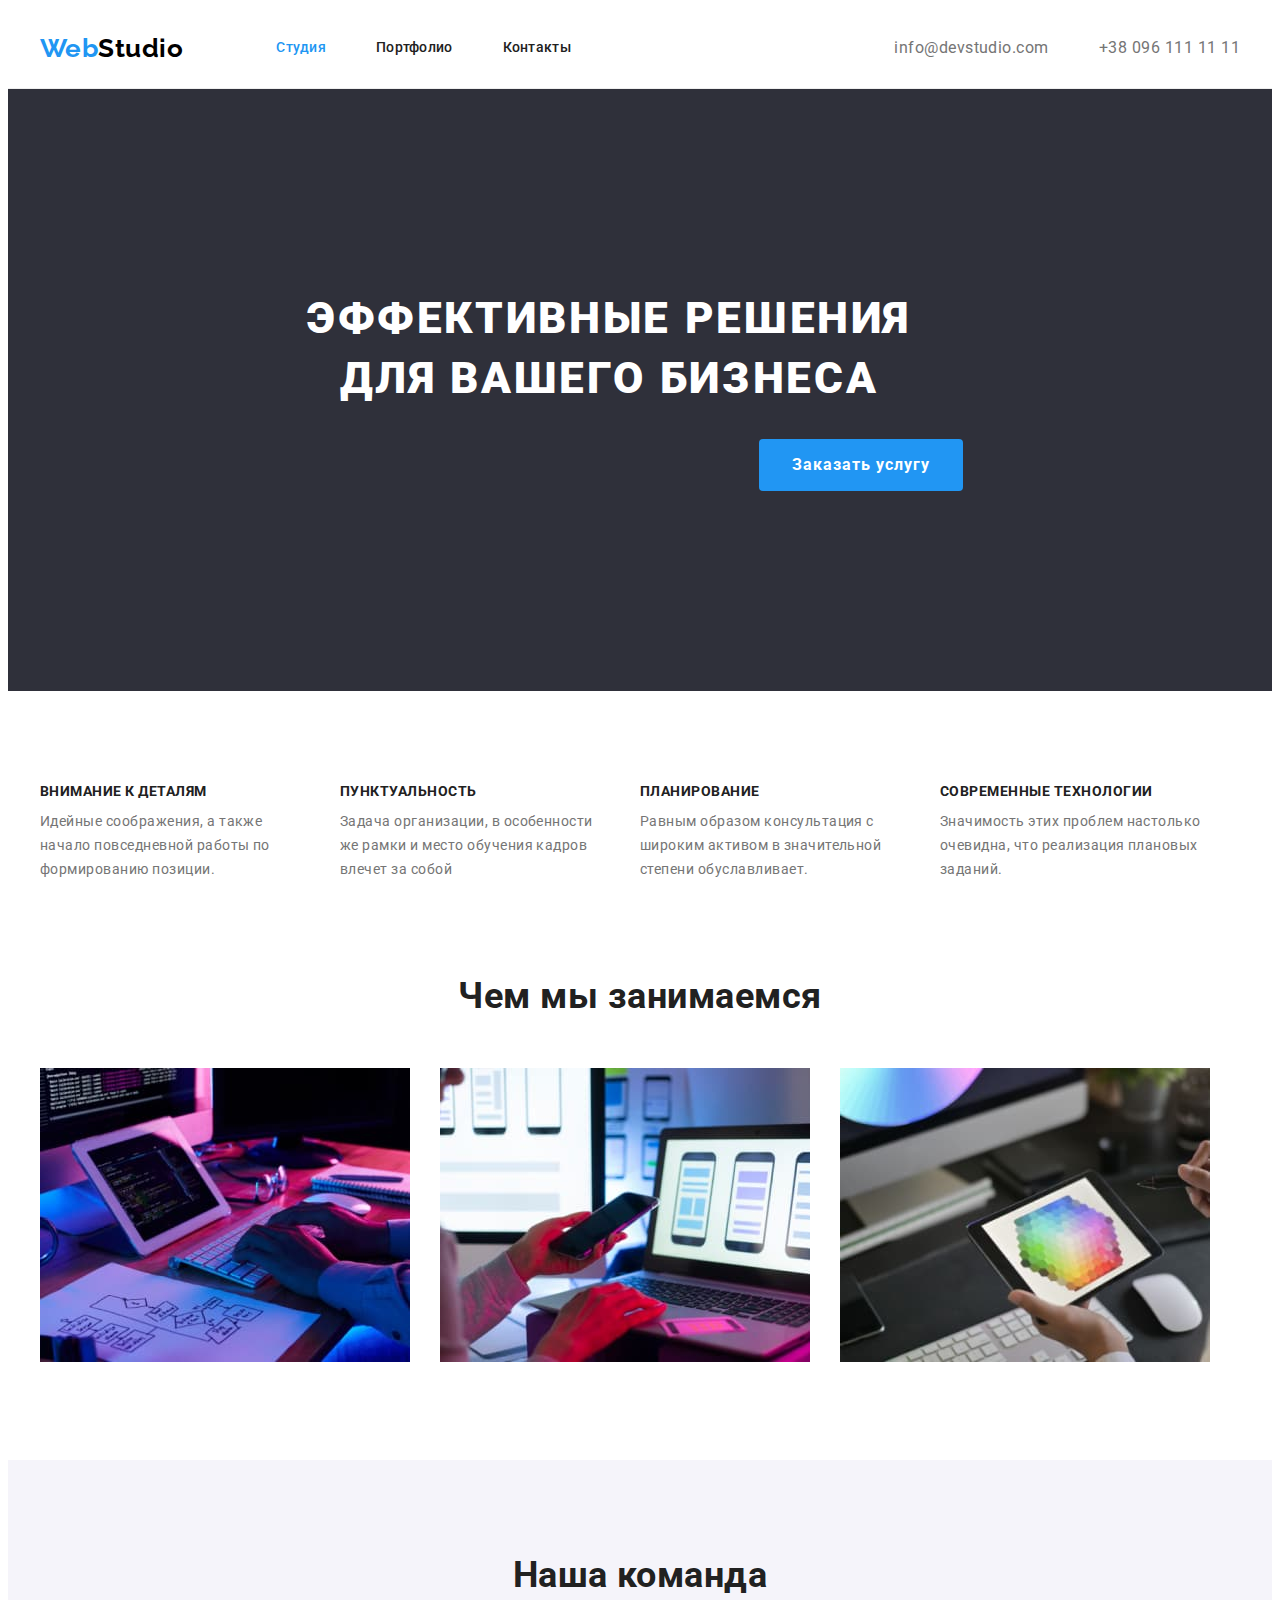
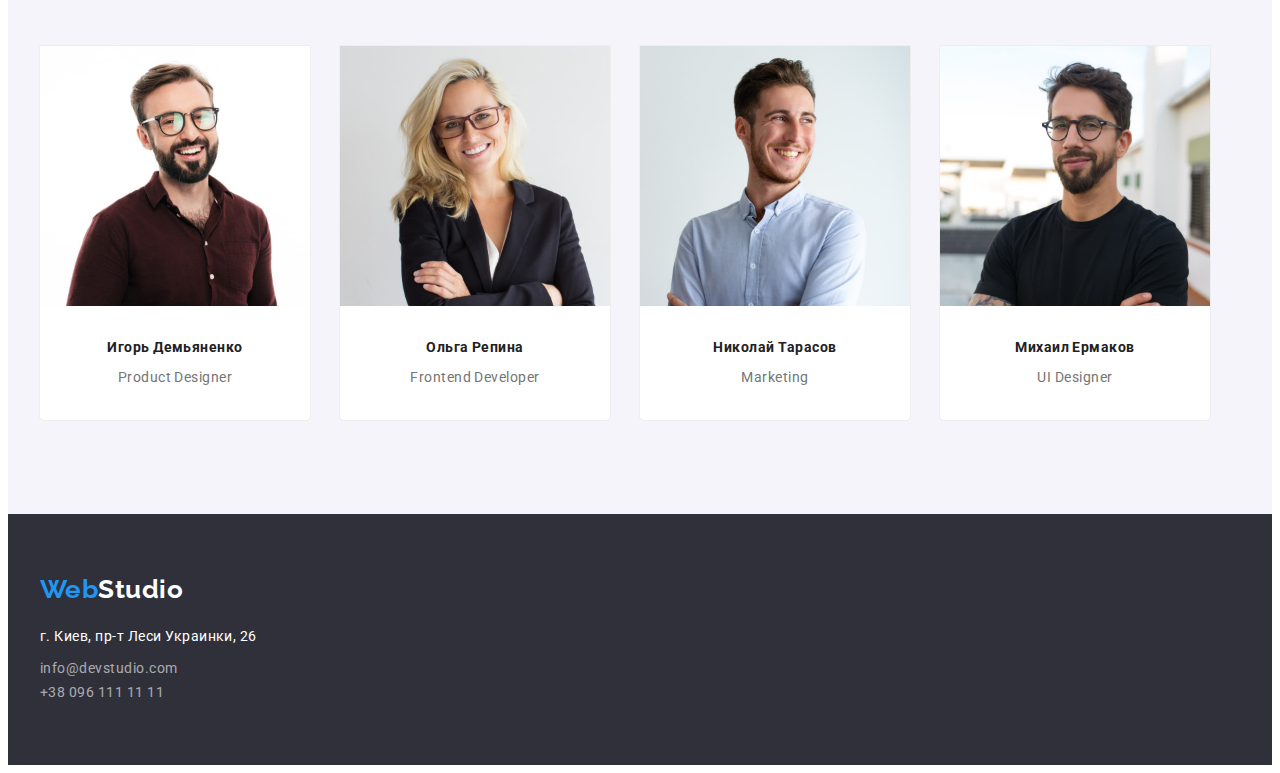
<file: index.html>
<!DOCTYPE html>
<html lang="ru">
<head>
    <meta charset="UTF-8">
    <meta http-equiv="X-UA-Compatible" content="IE=edge">
    <meta name="viewport" content="width=device-width, initial-scale=1.0">
    <title>WebStudio</title>

    <link rel="preconnect" href="https://fonts.gstatic.com">
    <link href="https://fonts.googleapis.com/css2?family=Raleway:wght@700&family=Roboto:wght@400;500;700;900&display=swap" rel="stylesheet">
    <link rel="stylesheet" href="https://cdnjs.cloudflare.com/ajax/libs/modern-normalize/1.0.0/modern-normalize.min.css" integrity="sha512-ISS7cAi1PEhQ8jnbJpJZMd29NlhNj4AWYyLOSp2CE/CsHxTCu+r+t0D2yoJudVrd0/8fTVPUVDzY5Tvli75u/g==" crossorigin="anonymous" referrerpolicy="no-referrer" />
    <link rel="stylesheet" href="./css/styles.css">
</head>
<body>
    <header class= "heder-container">
        <div class= "conteiner main-nav">
            <!-- Шапка сайта --> 
            <div class= "main-nav">
                <a href="#" class= "logo-link"><span class= "logo-accent">Web</span>Studio</a>
                <nav>
                    <ul class= "site-nav list">
                        <li class= "item"><a href="#" class= "link active">Студия</a></li>
                        <li class= "item"><a href="./portfolio.html" class= "link">Портфолио</a></li>
                        <li class= "item"><a href="#" class= "link">Контакты</a></li>
                    </ul>
                </nav>
            </div>
            
                <ul class= "auth-nav list">
                    <li class= "item"><a href="mailto:info@devstudio.com" class= "link">info@devstudio.com</a></li>
                    <li class= "item"><a href="tel:+380961111111" class= "link">+38 096 111 11 11</a></li> 
                </ul>   
        </div>
    </header>
    <main>
        <!-- Основное содержание -->
        <!-- Сукция Герой -->
        <section class= "hero hero-container">
            <div class= "hero-content conteiner">
                <h1 class= "hero-title">Эффективные решения <br> для вашего бизнеса</h1>
                <button type="button" class= "button">Заказать услугу</button>
            </div>
        </section>
        <!-- Преимущества Веб студии -->
        <section class= "section no-padding advantages">
            <div class= "conteiner">
                <h2 class= "visually-hidden section-title">Преимущества веб студии</h2 > 
                <ul class= "feature-list list">
                    <li class= "item">
                        <h3 class= "title">Внимание к деталям</h3>
                        <p class= "text">Идейные соображения, а также начало повседневной работы по формированию позиции.</p>
                    </li>
                    <li class= "item">
                        <h3 class= "title">Пунктуальность</h3>
                        <p class= "text">Задача организации, в особенности же рамки и место обучения кадров влечет за собой</p>
                    </li>
                    <li class= "item">
                        <h3 class= "title">Планирование</h3>
                        <p class= "text">Равным образом консультация с широким активом в значительной степени обуславливает.</p>
                    </li>
                    <li class= "item">
                        <h3 class= "title">Современные технологии</h3>
                        <p class= "text">Значимость этих проблем настолько очевидна, что реализация плановых заданий.</p>
                    </li>
                </ul>
            </div>
        </section>
        <!-- Чем мы занимаемся -->
        <section class= "section no-padding our-work">
            <div class= "conteiner">
                <h2 class= "section-title">Чем мы занимаемся</h2>
                <ul class= "feature-list list work-images-list">
                    <li class= "items"><img src="./images/box-1.jpg" alt="ноутбук на столе" width="370"></li>
                    <li class= "items"><img src="./images/box-2.jpg" alt="смартфон и 3 смартфона на экране" width="370"></li>
                    <li class= "items"><img src="./images/box-3.jpg" alt="графика на планшете" width="370"></li>
                </ul>
            </div>
        </section>
        <!-- Наша команда -->
        <section class= "section team-list">
            <div class= "conteiner">
                <h2 class= "section-title">Наша команда</h2>
                <ul class= "feature-list list">
                    <li class= "item-list"><img src="./images/team-card-1.jpg" alt="фото Игоря Демьяненко" width="270" class= "employees">
                        <h3 class= "title title-list">Игорь Демьяненко</h3>
                        <p lang="en" class= "text text-description">Product Designer</p>
                    </li>
                    <li class= "item-list"><img src="./images/team-card-2.jpg" alt="фото Ольги Репиной" width="270" class= "employees">
                        <h3 class= "title title-list">Ольга Репина</h3>
                        <p lang="en" class= "text text-description">Frontend Developer</p>
                    </li>
                    <li class= "item-list"><img src="./images/team-card-3.jpg" alt="фото Николая Тарасова" width="270" class= "employees">
                        <h3 class= "title title-list">Николай Тарасов</h3>
                        <p lang="en" class= "text text-description">Marketing</p>
                    </li>
                    <li class= "item-list"><img src="./images/team-card-4.jpg" alt="фото Михаила Ермакова" width="270" class= "employees">
                        <h3 class= "title title-list">Михаил Ермаков</h3>
                        <p lang="en" class= "text text-description">UI Designer</p>
                    </li>
                </ul>
            </div>
        </section>
    </main>
    <footer class= "address-conteiner">
        <!-- Контактная информация -->
        <div class= "conteiner">
                <a href="#" class= "logo-link-footer"><span class= "logo-accent">Web</span>Studio</a>
                <address> 
                    <ul class= "adress-list list">
                        <li class= "adress"> г. Киев, пр-т Леси Украинки, 26 </li>
                        <li><a href="mailto:info@devstudio.com" class= "contact">info@devstudio.com</a></li>
                        <li><a href="tel:+380961111111" class= "contact">+38 096 111 11 11</a></li>   
                    </ul>
            </address>
        </div>
    </footer>
</body>
</html>
</file>
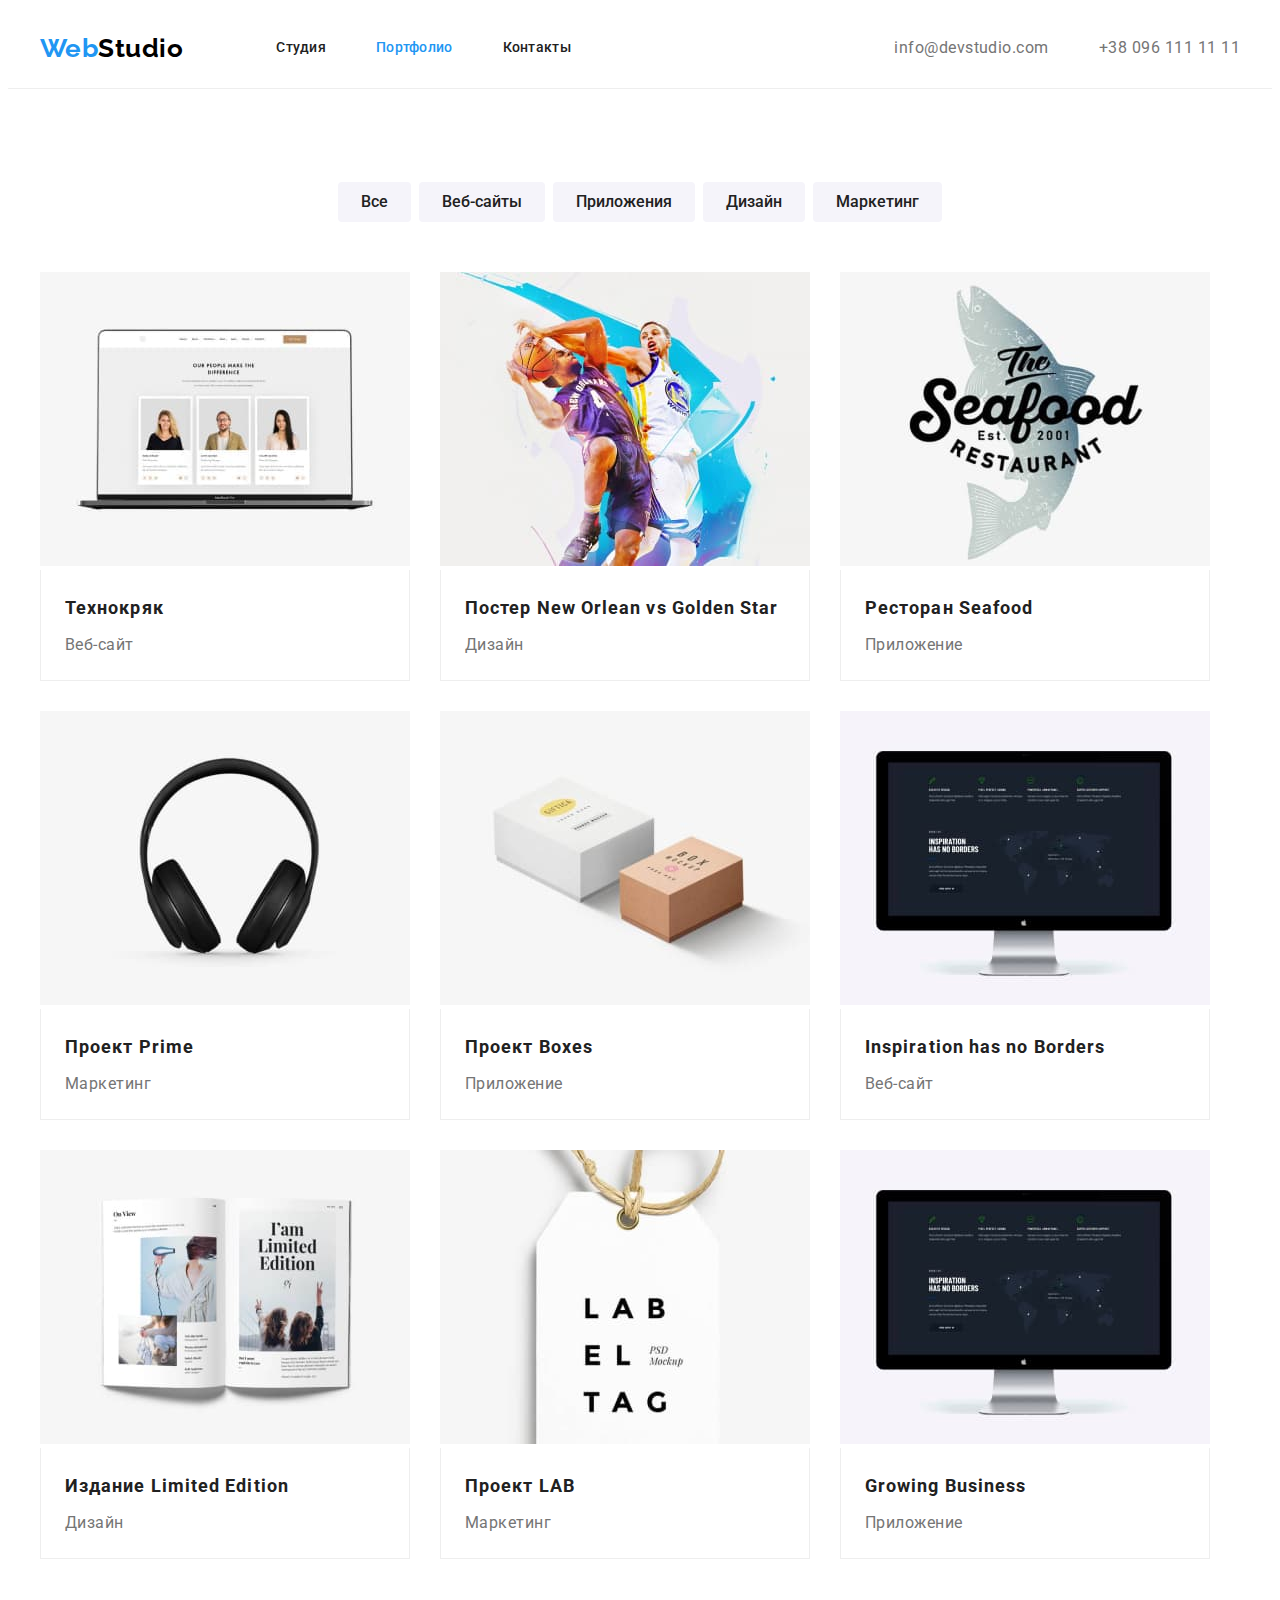
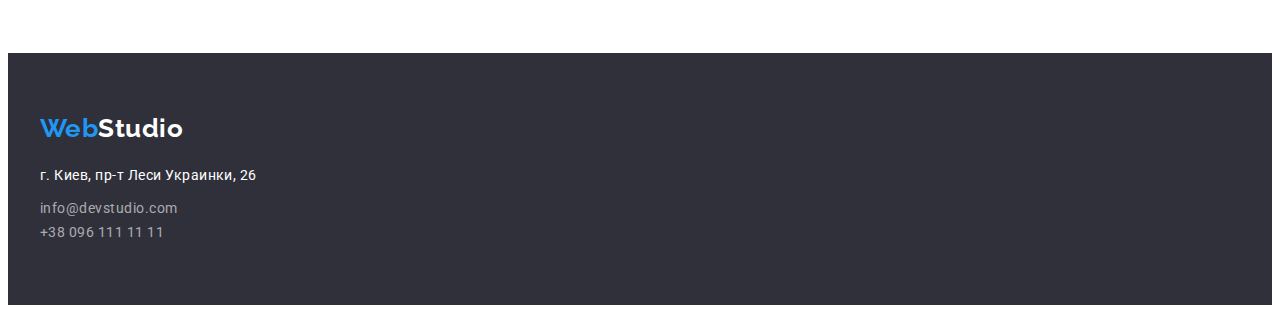
<file: portfolio.html>
<!DOCTYPE html>
<html lang="ru">
<head>
    <meta charset="UTF-8">
    <meta http-equiv="X-UA-Compatible" content="IE=edge">
    <meta name="viewport" content="width=device-width, initial-scale=1.0">
    <title>Portfolio</title>
    <link rel="preconnect" href="https://fonts.gstatic.com">
    <link href="https://fonts.googleapis.com/css2?family=Raleway:wght@700&family=Roboto:wght@400;500;700;900&display=swap" rel="stylesheet">
    <link rel="stylesheet" href="https://cdnjs.cloudflare.com/ajax/libs/modern-normalize/1.0.0/modern-normalize.min.css" integrity="sha512-ISS7cAi1PEhQ8jnbJpJZMd29NlhNj4AWYyLOSp2CE/CsHxTCu+r+t0D2yoJudVrd0/8fTVPUVDzY5Tvli75u/g==" crossorigin="anonymous" referrerpolicy="no-referrer" />
    <link rel="stylesheet" href="./css/styles.css">
</head>
<body>
    <header class= "heder-container">
        <div class= "conteiner main-nav">
            <!-- Шапка сайта --> 
            <div class= "main-nav">
                <a href="#" class= "logo-link"><span class= "logo-accent">Web</span>Studio</a>
                <nav>
                    <ul class= "site-nav list">
                        <li class= "item"><a href="./index.html" class= "link">Студия</a></li>
                        <li class= "item"><a href="#" class= "link active">Портфолио</a></li>
                        <li class= "item"><a href="#" class= "link">Контакты</a></li>
                    </ul>
                </nav>
            </div>
            
                <ul class= "auth-nav list">
                    <li class= "item"><a href="mailto:info@devstudio.com" class= "link">info@devstudio.com</a></li>
                    <li class= "item"><a href="tel:+380961111111" class= "link">+38 096 111 11 11</a></li> 
                </ul>   
        </div>
    </header>
       <main>
           <!-- Портфолио -->
        <section class= "section no-padding portfolio-list"> 
            <div class= "conteiner">
                    <h1 class= "visually-hidden section-title">Портфолио</h1>
                    <ul class= "section-buttons list">
                        <li class= "button-list"><button type="button" class= "buttons">Все</button></li>
                        <li class= "button-list"><button type="button" class= "buttons">Веб-сайты</button></li>
                        <li class= "button-list"><button type="button" class= "buttons">Приложения</button></li>
                        <li class= "button-list"><button type="button" class= "buttons">Дизайн</button></li>
                        <li class= "button-list"><button type="button" class= "buttons">Маркетинг</button></li>
                    </ul>
                    <ul class= "card-list list">
                        <li class= "card-element"> 
                            <img src="./images/technokryak.jpg" alt="3 сотрудника компании технокряк" width="370">
                            <div class= "card-item">
                                <a href="#"class= "decor">
                                <h2 class= "card-titele">Технокряк</h2>
                                <p class= "card-text">Веб-сайт</p></a>
                            </div>  
                        </li>
                        <li class= "card-element">
                             <img src="./images/new-orlean-vs-golden-star.jpg" alt="2 игрока бейсбольных команд" width="370">
                            <div class= "card-item">
                                <a href="#" class= "decor">
                                <h2 class= "card-titele">Постер New Orlean vs Golden Star</h2>
                                 <p class= "card-text">Дизайн</p> </a>
                            </div>
        
                        </li>
                        <li class= "card-element">
                            <img src="./images/seafood.jpg" alt="логотип рыбного ресторана" width="370">
                            <div class= "card-item"> 
                                <a href="#" class= "decor">
                                <h2 class= "card-titele">Ресторан Seafood</h2>
                                <p class= "card-text">Приложение</p>  </a>
                            </div>
                        </li>
                        <li class= "card-element">
                            <img src="./images/prime.jpg" alt="наушники" width="370">
                            <div class= "card-item">
                                <a href="#" class= "decor">
                                <h2 class= "card-titele">Проект Prime</h2>
                                <p class= "card-text">Маркетинг</p></a>
                            </div>
                        </li>
                        <li class= "card-element">
                           <img src="./images/boxes.jpg" alt="коробки" width="370">
                            <div class= "card-item"> 
                                <a href="#" class= "decor">
                                <h2 class= "card-titele">Проект Boxes</h2>
                                <p class= "card-text">Приложение</p></a>
                            </div>
                        </li>
                        <li class= "card-element">
                            <img src="./images/inspiration-has-no-borders.jpg" alt="монитор спрограмой" width="370">
                            <div class= "card-item"> 
                                <a href="#" class= "decor">
                                <h2 class= "card-titele">Inspiration has no Borders</h2>
                                <p class= "card-text">Веб-сайт</p> </a>
                            </div>
                        </li>
                        <li class= "card-element">
                            <img src="./images/limited-edition.jpg" alt="развернутая книга" width="370">
                            <div class= "card-item">
                                <a href="#" class= "decor">
                                <h2 class= "card-titele">Издание Limited Edition</h2>
                                <p class= "card-text">Дизайн</p></a>
                            </div>
                        </li>
                        <li class= "card-element">
                            <img src="./images/lab.jpg" alt="логотип лаборатории" width="370">
                            <div class= "card-item"> 
                                <a href="#" class= "decor">
                                <h2 class= "card-titele">Проект LAB</h2>
                                <p class= "card-text">Маркетинг</p></a>
                            </div>
                        </li>
                        <li class= "card-element">
                            <img src="./images/inspiration-has-no-borders.jpg" alt="открытый ноутбук с сайтом компании" width="370">
                            <div class= "card-item"> 
                                <a href="#" class= "decor">
                                <h2 class= "card-titele">Growing Business</h2>
                                <p class= "card-text">Приложение</p></a>
                            </div>
                        </li>
                    </ul>
            </div>
        </section>
        </main> 
        <footer class= "address-conteiner">
            <!-- Контактная информация -->
            <div class= "conteiner">
                    <a href="#" class= "logo-link-footer"><span class= "logo-accent">Web</span>Studio</a>
                    <address> 
                        <ul class= "adress-list list">
                            <li class= "adress"> г. Киев, пр-т Леси Украинки, 26 </li>
                            <li><a href="mailto:info@devstudio.com" class= "contact">info@devstudio.com</a></li>
                            <li><a href="tel:+380961111111" class= "contact">+38 096 111 11 11</a></li>   
                        </ul>
                </address>
            </div>
        </footer>
</body>
</html>
</file>
<file: css/styles.css>
:root {
  --primary-tex-color: #757575;
  --title-text-color: #212121;
  --accent-color: #2196f3;
  --white-color: #ffffff;
  --black-color: #000000;
  --white-op: rgba(255, 255, 255, 0.6);
  --button-font-color: #f5f4fa;
  --dark-font-color: #2f303a;
  --border-color: #eeeeee;
}

body {
  color: var(--primary-tex-color);
  font-family: Roboto, sans-serif;
  letter-spacing: 0.03em;
}

.heder-container {
  background-color: var(--white-color);
  border-bottom: 1px solid var(--border-color);
}

.conteiner {
  width: 1200px;
  padding: 0 15px;
  margin: 0 auto;
}

/* Cтилизация логотипа */
.logo-link {
  margin-right: 93px;

  color: var(--black-color);
  font-family: Raleway, sans-serif;
  font-weight: 700;
  font-size: 26px;
  line-height: 1.19;
  text-decoration: none;
}

.logo-accent {
  color: var(--accent-color);
}

/* Стилизация навигации */
.main-nav {
  display: flex;
  align-items: center;
}

.list {
  padding: 0;
  margin: 0;
  list-style: none;
}
.site-nav {
  display: flex;
}
.site-nav .item + .item {
  margin-left: 50px;
}
.site-nav .link {
  display: block;
  padding-top: 32px;
  padding-bottom: 32px;

  color: var(--title-text-color);
  font-weight: 500;
  font-size: 14px;
  line-height: 1.14;
  letter-spacing: 0.02em;
  text-decoration: none;
}
.site-nav .link:hover,
.site-nav .link:focus,
.site-nav .active {
  color: var(--accent-color);
}

.auth-nav .link:hover,
.auth-nav .link:focus {
  color: var(--accent-color);
}

.auth-nav {
  display: flex;
  margin-left: auto;
}

.auth-nav .link {
  padding-top: 32px;
  padding-bottom: 32px;
  color: var(--primary-tex-color);
  text-decoration: none;
}

.auth-nav .item + .item {
  margin-left: 50px;
}

/* Стилизация секции герой */
.hero .hero-title {
  margin-top: 0;
  margin-bottom: 30px;
  width: 696px;

  color: var(--white-color);
  font-weight: 900;
  font-size: 44px;
  line-height: 1.36;
  letter-spacing: 0.06em;
  text-transform: uppercase;
}
.button {
  padding: 10px 32px;
  min-width: 200px;
  border-radius: 4px;
  border: 1px solid transparent;

  color: var(--white-color);
  background-color: var(--accent-color);
  font-family: inherit;
  font-weight: 700;
  font-size: 16px;
  line-height: 1.88;
  align-items: center;
  letter-spacing: 0.06em;
  cursor: pointer;
}

.hero-content {
  padding: 200px 253px;
  text-align: center;
}

.hero-container {
  background-color: var(--dark-font-color);
  text-align: center;
}

/* Стилизация секий */
/* Стилизация заголовков */
.section-title {
  margin-top: 0;
  margin-bottom: 50px;

  color: var(--title-text-color);
  font-size: 36px;
  line-height: 1.17;
  text-align: center;
}
.section {
  padding-top: 94px;
  padding-bottom: 94px;
}
.section.no-padding {
  padding-top: 0;
  padding-bottom: 0;
}
/* Секция преимущества */
.advantages .conteiner {
  margin-top: 94px;
  margin-bottom: 94px;
}

.visually-hidden:not(:focus):not(:active) {
  width: 1px;
  height: 1px;
  margin: -1px;
  border: 0;
  padding: 0;
  white-space: nowrap;
  clip-path: inset(100%);
  clip: rect(0 0 0 0);
  overflow: hidden;
}

/* Стилизация h3 p */
.feature-list {
  display: flex;
}

.feature-list .item {
  width: 270px;
}

.feature-list .item + .item {
  margin-left: 30px;
}

.feature-list .title {
  margin-top: 0;
  margin-bottom: 10px;

  color: var(--title-text-color);
  font-weight: 700;
  font-size: 14px;
  line-height: 1.14;
  text-transform: uppercase;
}
/* Стилизация p */
.feature-list .text {
  font-size: 14px;
  line-height: 1.71;
  margin-top: 0;
  margin-bottom: 0;
}

/* Секция чем мы занимаемся */

.our-work .conteiner {
  margin-bottom: 94px;
}

.feature-list .items {
  width: 370px;
}

.work-images-list li:not(:last-child) {
  margin-right: 30px;
}

/* Наша команда */
.team-list {
  background-color: var(--button-font-color);
}

.employees {
  margin-bottom: 30px;
}
.feature-list .text-description {
  margin-bottom: 30px;
}

.feature-list .item-list {
  width: 270px;
  outline: 1px solid var(--border-color);
  border-radius: 0px 0px 4px 4px;
  text-align: center;
  background-color: var(--white-color);
}

.feature-list .item-list + .item-list {
  margin-left: 30px;
}
.feature-list .title-list {
  text-transform: capitalize;
}
/* Стилизация футера */

.address-conteiner .conteiner {
  display: block;
  padding-top: 60px;
  padding-bottom: 60px;
}
.logo-link-footer {
  color: var(--white-color);
  font-family: Raleway, sans-serif;
  font-weight: 700;
  font-size: 26px;
  line-height: 1.19;
  text-decoration: none;
}

.adress-list .adress {
  margin-top: 20px;
  margin-bottom: 9px;
}
.adress-list .contact {
  margin-top: 0;
  margin-bottom: 9px;
}
.adress {
  color: var(--white-color);
  font-size: 14px;
  line-height: 1.71;
}
.contact {
  color: var(--white-op);
  font-size: 14px;
  line-height: 1.71;
  text-decoration: none;
}
.adress-list {
  font-style: normal;
}
.adress-list .contact {
  margin-top: 0;
  margin-bottom: 9px;
}
.adress-list .contact:hover,
.adress-list .contact:focus {
  color: var(--accent-color);
}
.address-conteiner {
  background-color: var(--dark-font-color);
}
/* Стилизация main portfolio */

.portfolio-list .conteiner {
  padding-top: 94px;
  padding-bottom: 94px;
}
/* Стилизация кнопок порфолио */
.section-buttons .button-list {
  margin-right: 8px;
  margin-top: 0;
}

.section-buttons .buttons {
  padding: 6px 22px;
  min-width: 73px;
  border: 1px solid transparent;
  border-radius: 4px;

  color: var(--title-text-color);
  background-color: var(--button-font-color);
  font-family: inherit;
  font-weight: 500;
  font-size: 16px;
  line-height: 1.63;
  text-align: center;
  cursor: pointer;
}
.section-buttons .buttons:hover,
.section-buttons .buttons:focus {
  color: var(--white-color);
  background-color: var(--accent-color);
}
.section-buttons {
  display: flex;
  justify-content: center;
  margin-bottom: 50px;
}

.section-buttons .button-list:last-child {
  margin-right: 0;
}

/* Стилизация карточек */
.card-list {
  display: flex;
  flex-wrap: wrap;
}
.card-list .card-item {
  padding-top: 20px;
  padding-bottom: 20px;
  padding-left: 24px;
  padding-right: 24px;

  border-left: 1px solid var(--border-color);
  border-bottom: 1px solid var(--border-color);
  border-right: 1px solid var(--border-color);
}
.card-list .card-titele {
  margin-top: 0;
  margin-bottom: 4px;

  color: var(--title-text-color);
  font-weight: 700;
  font-size: 18px;
  line-height: 2;
  letter-spacing: 0.06em;
}

.card-list .card-text {
  margin-top: 0;
  margin-bottom: 0px;

  color: var(--primary-tex-color);
  font-size: 16px;
  line-height: 1.88;
}
.card-element {
  width: 370px;
  margin-right: 30px;
  margin-bottom: 30px;
}
.card-element:nth-child(3n) {
  margin-right: 0;
}
.card-element:nth-last-child(-n + 3) {
  margin-bottom: 0;
}

.card-list .decor {
  text-decoration: none;
}
</file>
